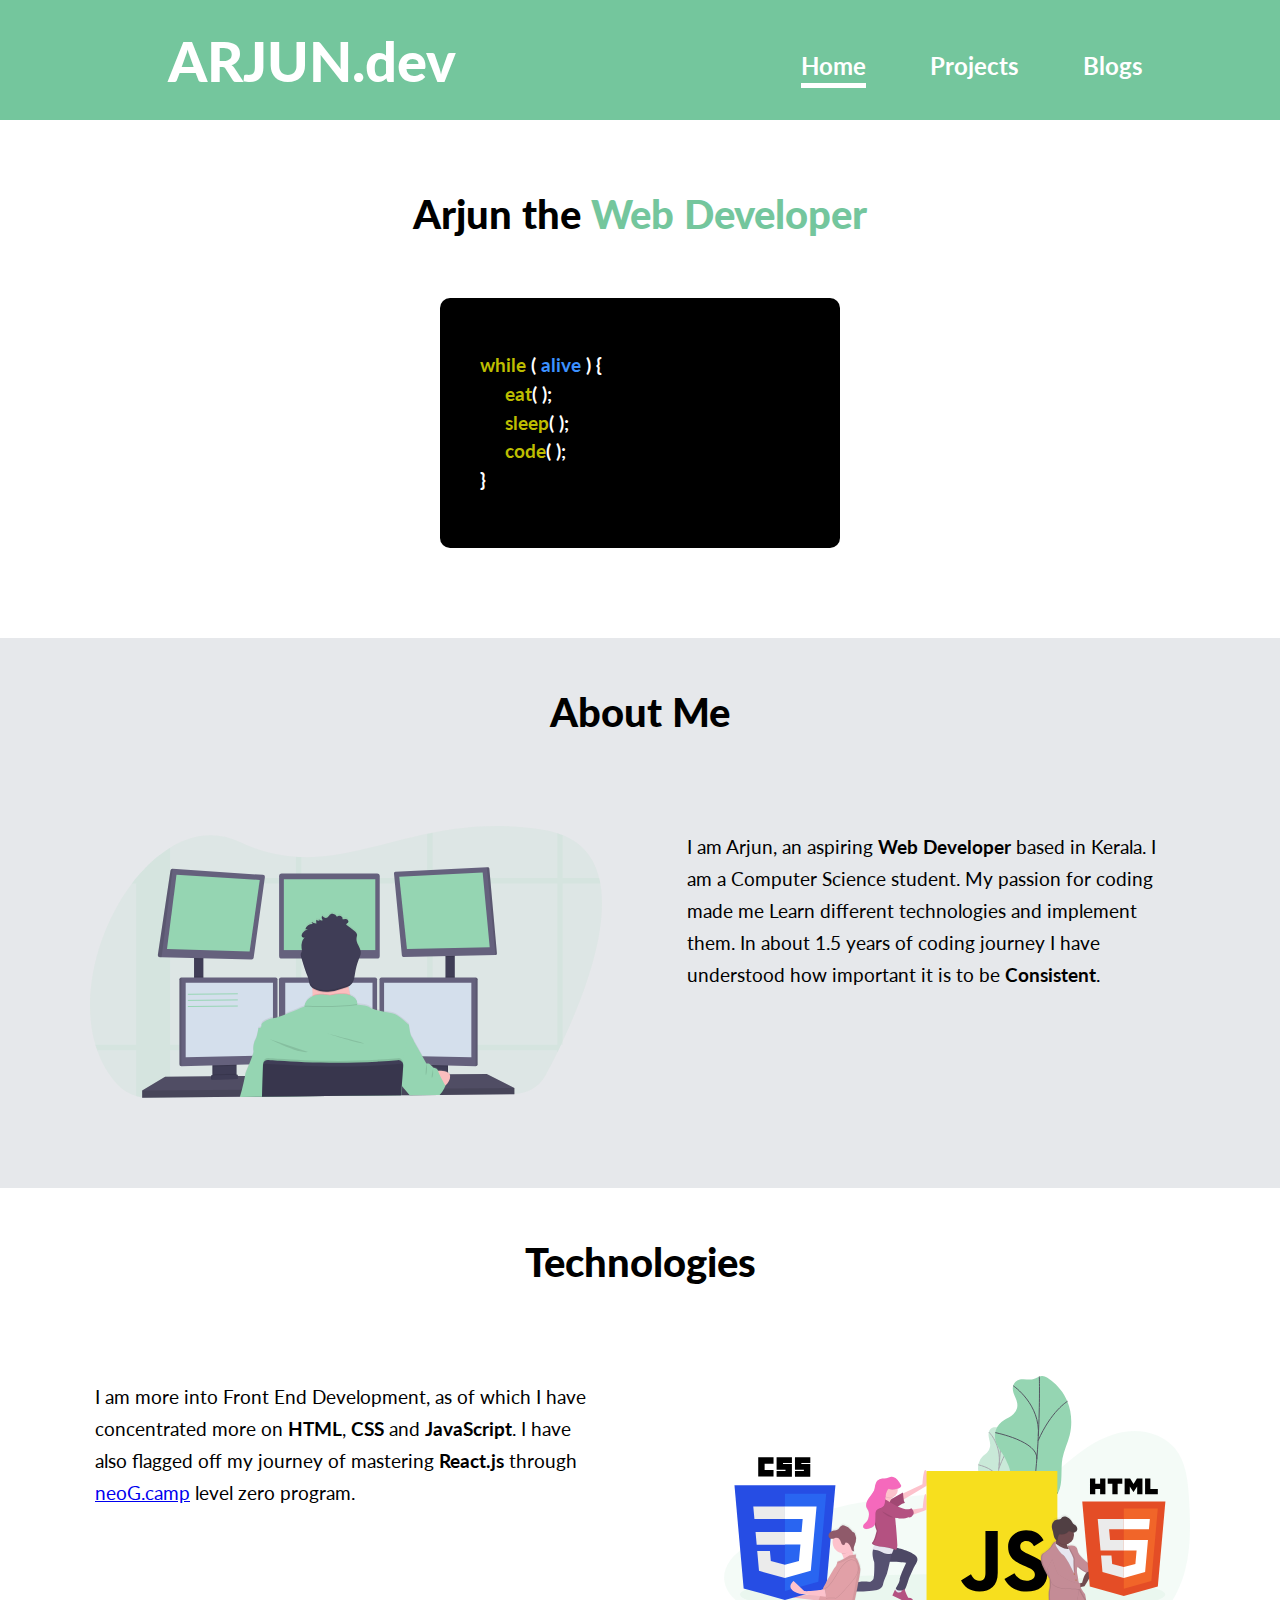
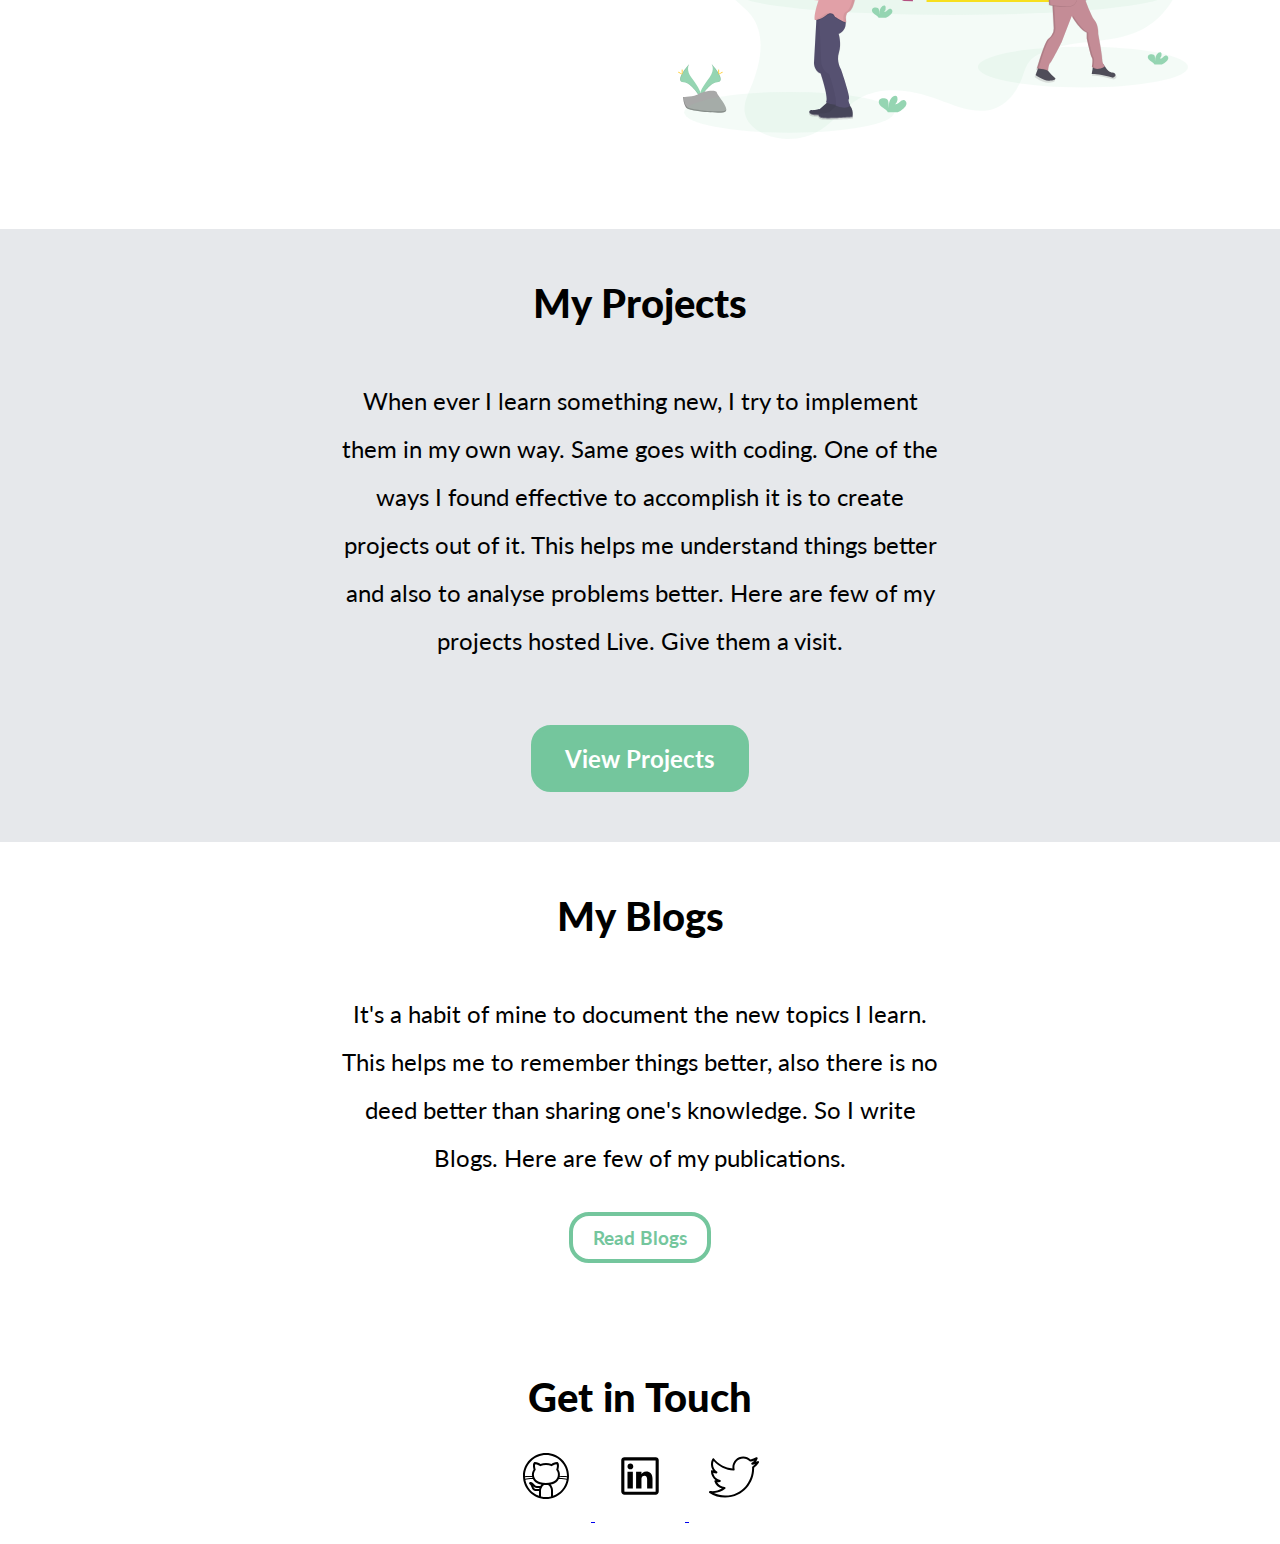
<file: index.html>
<!DOCTYPE html>
<html lang="en">

<head>
    <meta charset="UTF-8">
    <meta http-equiv="X-UA-Compatible" content="IE=edge">
    <meta name="viewport" content="width=device-width, initial-scale=1.0">
    <title>Home</title>
    <link rel="stylesheet" href="./style.css">
    <link rel="preconnect" href="https://fonts.googleapis.com">
    <link rel="preconnect" href="https://fonts.googleapis.com">
    <link rel="preconnect" href="https://fonts.gstatic.com" crossorigin>
    <link href="https://fonts.googleapis.com/css2?family=Lato:wght@300;400;700;900&display=swap" rel="stylesheet">
    <link rel="stylesheet" href="https://use.fontawesome.com/releases/v5.15.4/css/all.css"
        integrity="sha384-DyZ88mC6Up2uqS4h/KRgHuoeGwBcD4Ng9SiP4dIRy0EXTlnuz47vAwmeGwVChigm" crossorigin="anonymous">
</head>

<body>
    <div class="main-container">
    <header>
        <nav>
            <h1>ARJUN.dev</h1>
            <i class="fas fa-bars menu" id="open-nav-bar"></i>
            <div class="nav-links-container" id="nav-bar">
                <i class="fas fa-times close" id="close-nav-bar"></i>
                <ul>
                    <li><a href="./index.html" class="nav-links active">Home</a></li>
                    <li><a href="./pages/projects.html" class="nav-links">Projects</a></li>
                    <li><a href="./pages/blogs.html" class="nav-links">Blogs</a></li>
                </ul>
            </div>
        </nav>
    </header>
    <section class="plain-container">
        <div class="centered-container">
            <h1 class="title-text">Arjun the <span>Web Developer</span></h1>
            <div class="motto-container">
                <p>
                    <span class="keyword">while </span>(<span class="variable"> alive </span>) {
                        <br>&nbsp&nbsp&nbsp&nbsp
                        <span class="keyword">eat</span>( );
                        <br>&nbsp&nbsp&nbsp&nbsp
                        <span class="keyword">sleep</span>( );
                        <br>&nbsp&nbsp&nbsp&nbsp
                        <span class="keyword">code</span>( );
                        <br>
                    }
                </p>
            </div>
        </div>
    </section>
    <section class="dark-container">
        <div class="centered-container">
            <h2 class="centered-heading">About Me</h2>
            <div class="sub-container">
                <img src="./images/undraw_programming_2svr.svg" alt="programmer">
                <p>I am Arjun, an aspiring <b>Web Developer</b> based in Kerala. I am a Computer Science student. My
                    passion for coding made me Learn different technologies and implement them. In about 1.5 years of
                    coding journey I have understood how important it is to be <b>Consistent</b>.</p>
            </div>
        </div>
    </section>
    <section class="plain-container">
        <div class="centered-container">
            <h2 class="centered-heading">Technologies</h2>
            <div class="sub-container">
                <p>I am more into Front End Development, as of which I have concentrated more on <b>HTML</b>, <b>CSS</b> and <b>JavaScript</b>. I have also flagged off my journey of mastering <b>React.js</b> through <a href="https://neog.camp/" target="_blank">neoG.camp</a> level zero program.</p>
                <img src="./images/undraw_static_assets_rpm6.svg" alt="technology">
            </div>
        </div>
    </section>
    <section class="dark-container">
        <div class="centered-container">
            <h2 class="centered-heading">My Projects</h2>
            <p class="sub-title">When ever I learn something new, I try to implement them in my own way. Same goes with coding. One of the ways I found effective to accomplish it is to create projects out of it. This helps me understand things better and also to analyse problems better. Here are few of my projects hosted Live. Give them a visit.</p>
            <a href="./pages/projects.html" target="_blank" class="primary-btn">View Projects</a>
        </div>
    </section>
    
    <section class="plain-container">
        <div class="centered-container">
            <h2 class="centered-heading">My Blogs</h2>
            <p class="sub-title">It's a habit of mine to document the new topics I learn. This helps me to remember things better, also there is no deed better than sharing one's knowledge. So I write Blogs. Here are few of my publications.</p>
            <a href="./pages/blogs.html" target="_blank" class="secondary-btn">Read Blogs</a>
        </div>
    </section>
    <footer>
        <h2>Get in Touch</h2>
        <div class="social-media">
            <a href="https://github.com/ArjunGTX" target="_blank">
                <img src="./images/icons8-github (1).svg" alt="github">
            </a>
            <a href="https://www.linkedin.com/in/arjunvc/" target="_blank">
                <img src="./images/211909_linkedin_social_icon.svg" alt="linkedin">
            </a>
            <a href="https://twitter.com/im_arjunvc" target="_blank">
                <img src="./images/icons8-twitter (1).svg" alt="twitter">
            </a>
        </div>
    </footer>
</div>


    <script src="./navBar.js"></script>
</body>



</html>
</file>
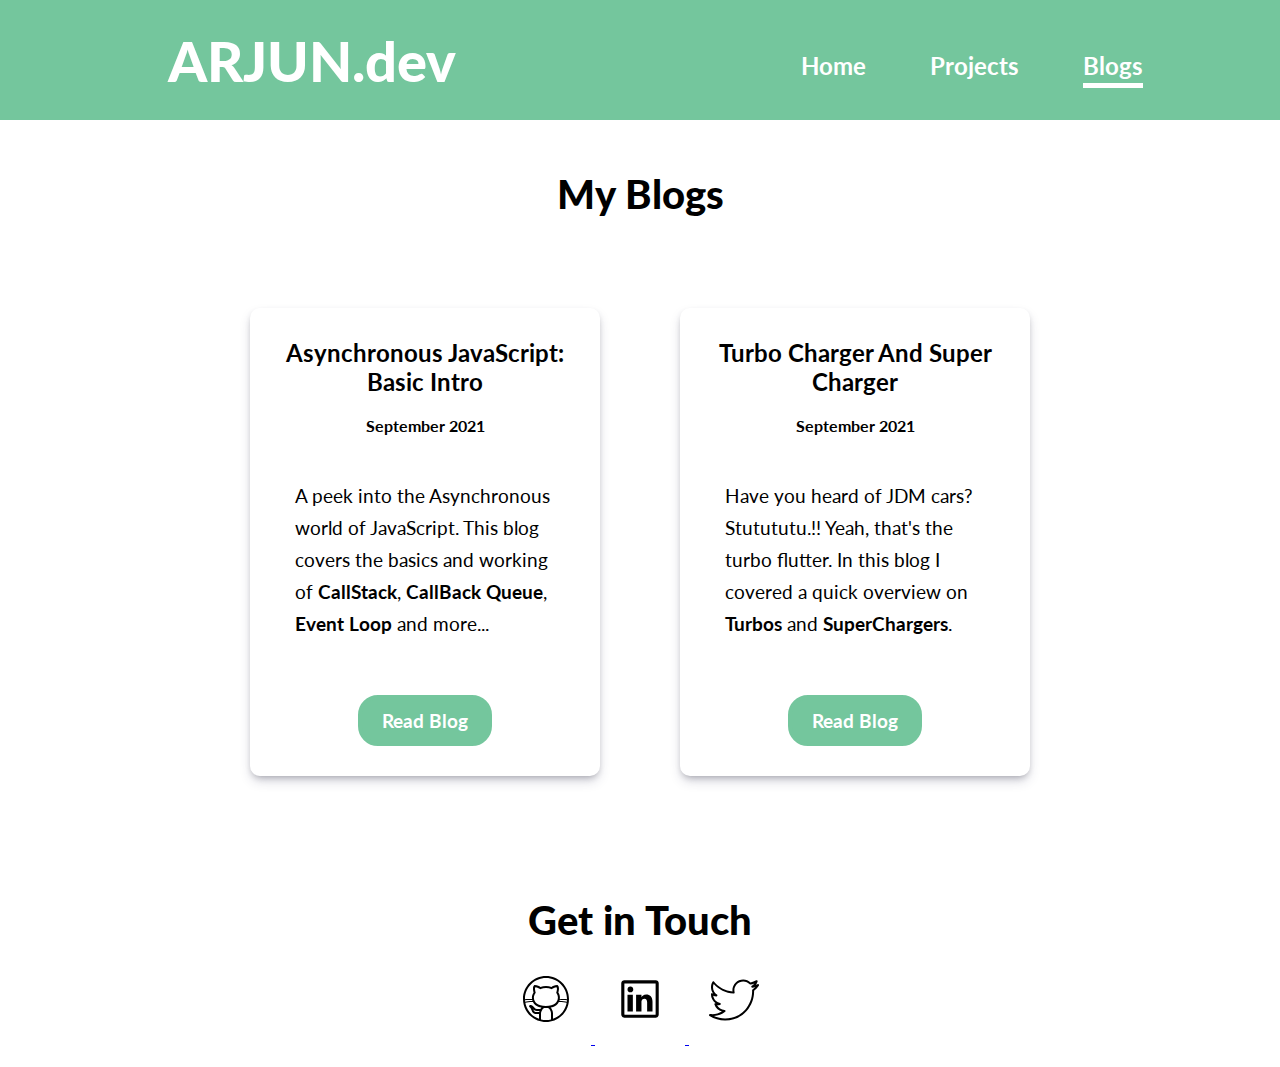
<file: pages/blogs.html>
<!DOCTYPE html>
<html lang="en">

<head>
    <meta charset="UTF-8">
    <meta http-equiv="X-UA-Compatible" content="IE=edge">
    <meta name="viewport" content="width=device-width, initial-scale=1.0">
    <title>Blogs</title>
    <link rel="stylesheet" href="../style.css">
    <link rel="preconnect" href="https://fonts.googleapis.com">
    <link rel="preconnect" href="https://fonts.googleapis.com">
    <link rel="preconnect" href="https://fonts.gstatic.com" crossorigin>
    <link href="https://fonts.googleapis.com/css2?family=Lato:wght@300;400;700;900&display=swap" rel="stylesheet">
    <link rel="stylesheet" href="https://use.fontawesome.com/releases/v5.15.4/css/all.css"
        integrity="sha384-DyZ88mC6Up2uqS4h/KRgHuoeGwBcD4Ng9SiP4dIRy0EXTlnuz47vAwmeGwVChigm" crossorigin="anonymous">
</head>

<body>
    <div class="main-container">
    <header>
        <nav>
            <h1>ARJUN.dev</h1>
            <i class="fas fa-bars menu" id="open-nav-bar"></i>
            <div class="nav-links-container" id="nav-bar">
                <i class="fas fa-times close" id="close-nav-bar"></i>
                <ul>
                    <li><a href="../index.html" class="nav-links ">Home</a></li>
                    <li><a href="./projects.html" class="nav-links">Projects</a></li>
                    <li><a href="./blogs.html" class="nav-links active">Blogs</a></li>
                </ul>
            </div>
        </nav>
    </header>
    <section class="plain-container">
        <div class="centered-container">
            <h2 class="centered-heading">My Blogs</h2>
            <div class="sub-container">
               <div class="card-container">
                   <div class="card">
                       <h2 class="project-title">Asynchronous JavaScript: Basic Intro</h2>
                       <h4>September 2021</h4>
                       <p>A peek into the Asynchronous world of JavaScript. This blog covers the basics and working of <b>CallStack</b>, <b>CallBack Queue</b>, <b>Event Loop</b> and more...</p>
                       <div class="button-container">
                        <a href="https://blogsbyarjun.hashnode.dev/asynchronous-javascript-basic-intro" target="_blank" class="primary-btn">Read Blog</a>
                       </div>
                   </div>
                   <div class="card">
                    <h2 class="project-title">Turbo Charger And Super Charger</h2>
                    <h4>September 2021</h4>
                    <p>Have you heard of JDM cars? Stutututu.!! Yeah, that's the turbo flutter. In this blog I covered a quick overview on <b>Turbos</b> and <b>SuperChargers</b>.</p>
                    <div class="button-container">
                     <a href="https://blogsbyarjun.hashnode.dev/turbo-charger-and-super-charger"  target="_blank" class="primary-btn">Read Blog</a>
                    </div>
                </div>
               </div>
               </div>
               </div>
    </section>
    <footer>
        <h2>Get in Touch</h2>
        <div class="social-media">
            <a href="https://github.com/ArjunGTX" target="_blank">
                <img src="../images/icons8-github (1).svg" alt="github">
            </a>
            <a href="https://www.linkedin.com/in/arjunvc/" target="_blank">
                <img src="../images/211909_linkedin_social_icon.svg" alt="linkedin">
            </a>
            <a href="https://twitter.com/im_arjunvc" target="_blank">
                <img src="../images/icons8-twitter (1).svg" alt="twitter">
            </a>
        </div>
    </footer>
</div>



    <script src="../navBar.js"></script>
    </body>
</file>
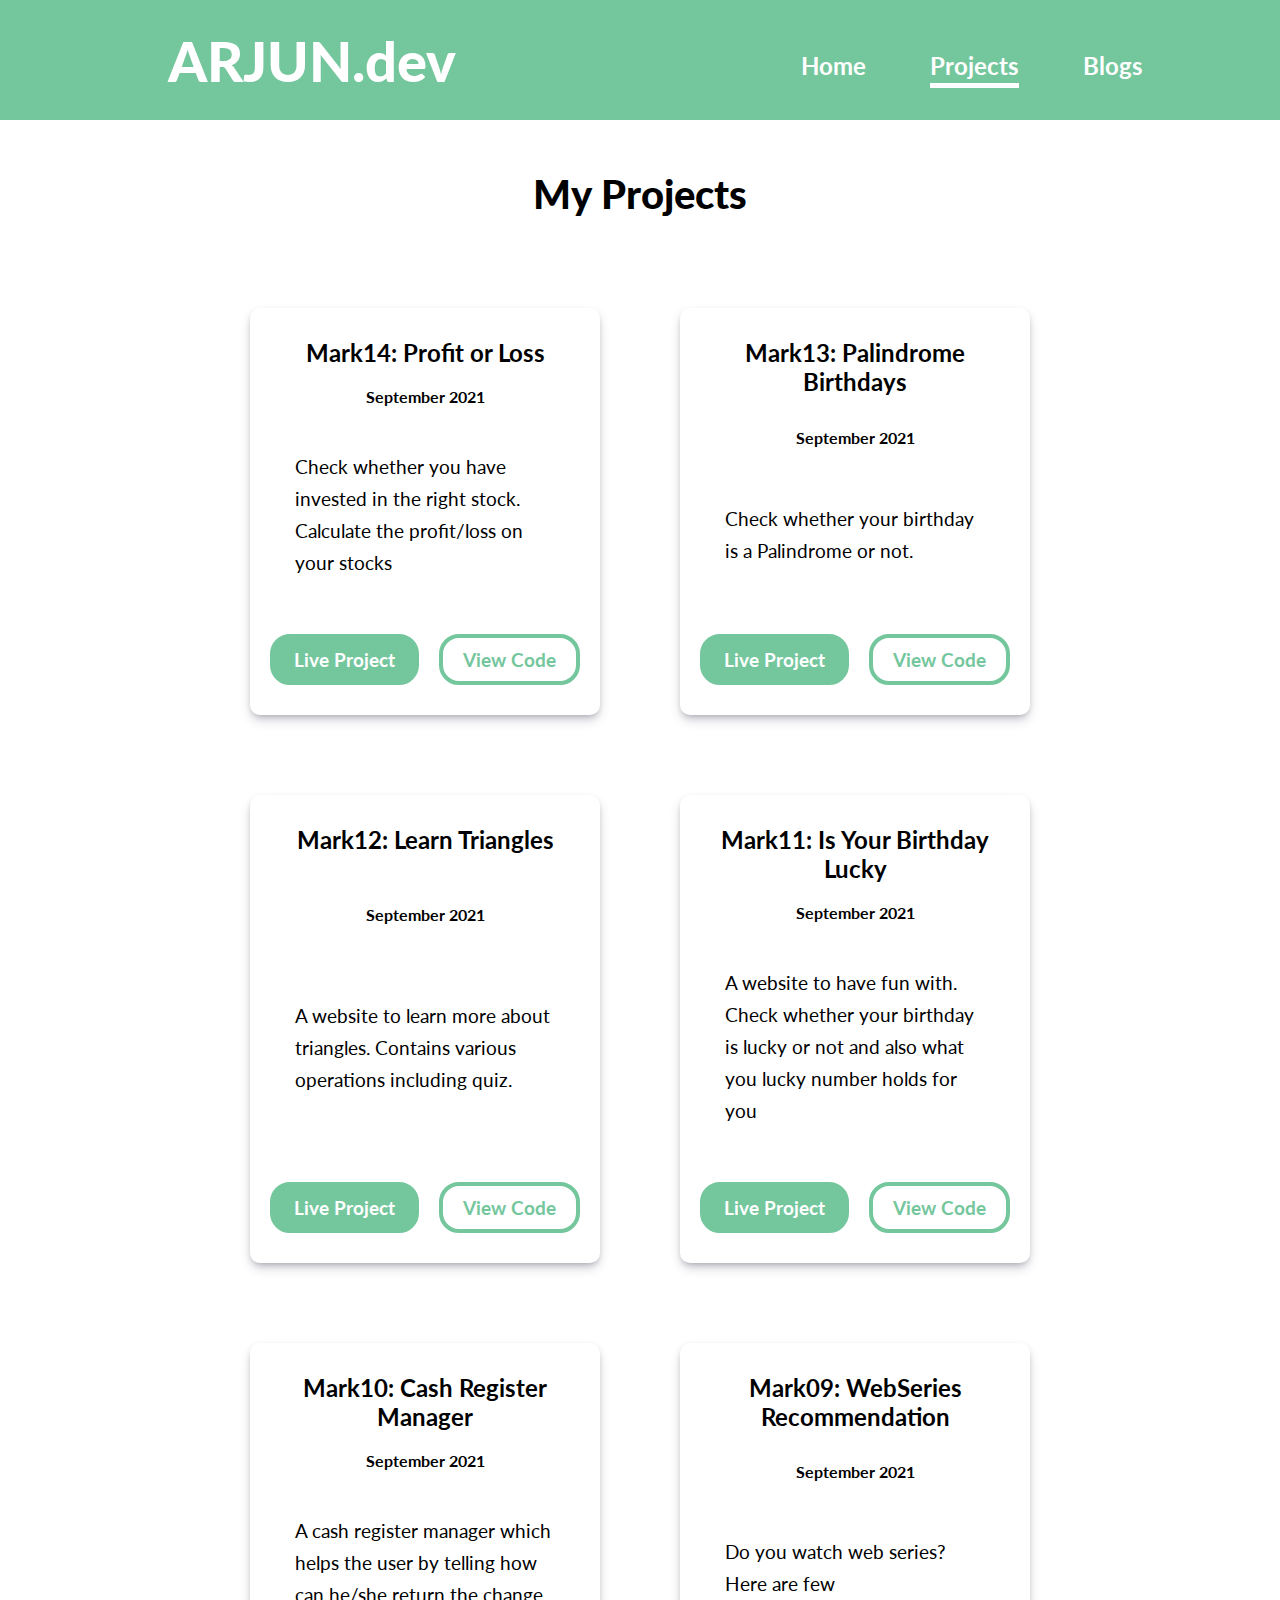
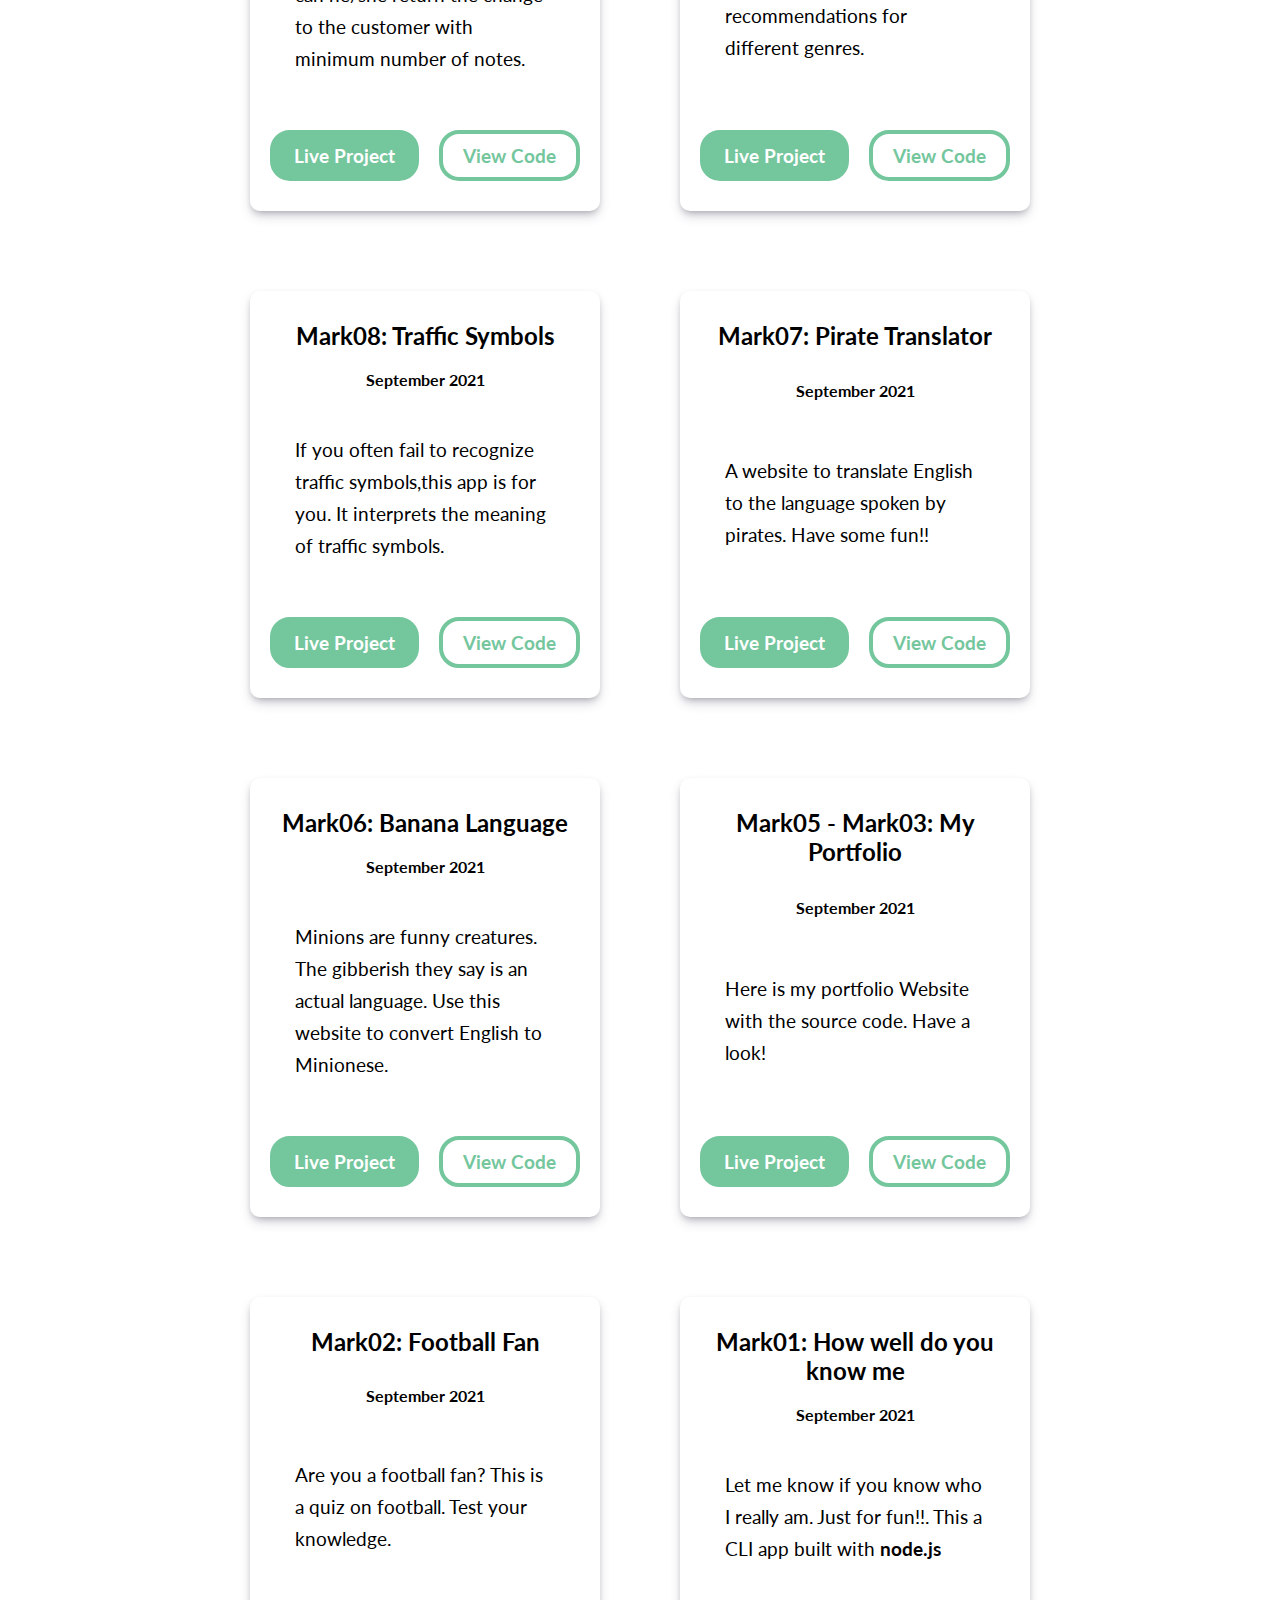
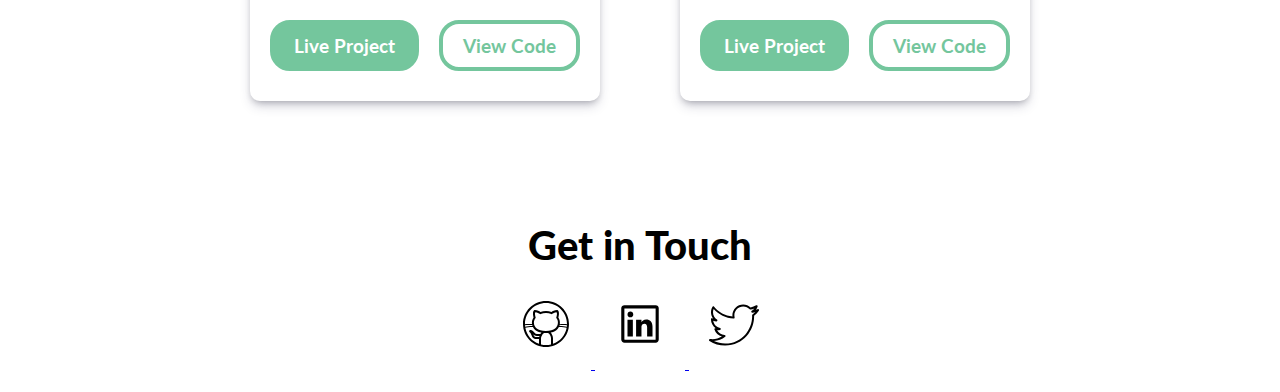
<file: pages/projects.html>
<!DOCTYPE html>
<html lang="en">

<head>
    <meta charset="UTF-8">
    <meta http-equiv="X-UA-Compatible" content="IE=edge">
    <meta name="viewport" content="width=device-width, initial-scale=1.0">
    <title>Projects</title>
    <link rel="stylesheet" href="../style.css">
    <link rel="preconnect" href="https://fonts.googleapis.com">
    <link rel="preconnect" href="https://fonts.googleapis.com">
    <link rel="preconnect" href="https://fonts.gstatic.com" crossorigin>
    <link href="https://fonts.googleapis.com/css2?family=Lato:wght@300;400;700;900&display=swap" rel="stylesheet">
    <link rel="stylesheet" href="https://use.fontawesome.com/releases/v5.15.4/css/all.css"
        integrity="sha384-DyZ88mC6Up2uqS4h/KRgHuoeGwBcD4Ng9SiP4dIRy0EXTlnuz47vAwmeGwVChigm" crossorigin="anonymous">
</head>

<body>
    <div class="main-container">
    <header>
        <nav>
            <h1>ARJUN.dev</h1>
            <i class="fas fa-bars menu" id="open-nav-bar"></i>
            <div class="nav-links-container" id="nav-bar">
                <i class="fas fa-times close" id="close-nav-bar"></i>
                <ul>
                    <li><a href="../index.html" class="nav-links ">Home</a></li>
                    <li><a href="./projects.html" class="nav-links active">Projects</a></li>
                    <li><a href="./blogs.html" class="nav-links">Blogs</a></li>
                </ul>
            </div>
        </nav>
    </header>
    <section class="plain-container">
        <div class="centered-container">
            <h2 class="centered-heading">My Projects</h2>
            <div class="sub-container">
               <div class="card-container">
                   <div class="card">
                       <h2 class="project-title">Mark14: Profit or Loss </h2>
                       <h4>September 2021</h4>
                       <p>Check whether you have invested in the right stock. Calculate the profit/loss on your stocks</p>
                       <div class="button-container">
                        <a href="https://stockworth.netlify.app" target="_blank" class="primary-btn">Live Project</a>
                        <a href="https://github.com/ArjunGTX/neog.camp-stock-calculator" target="_blank" class="secondary-btn">View Code</a>
                       </div>
                   </div>
                   <div class="card">
                    <h2 class="project-title">Mark13: Palindrome Birthdays </h2>
                    <h4>September 2021</h4>
                    <p>Check whether your birthday is a Palindrome or not.</p>
                    <div class="button-container">
                     <a href="https://bdayispalindrome.netlify.app"  target="_blank" class="primary-btn">Live Project</a>
                     <a href="https://github.com/ArjunGTX/neog.camp-palindrome-birthday" target="_blank" class="secondary-btn">View Code</a>
                    </div>
                </div>
                <div class="card">
                    <h2 class="project-title">Mark12: Learn Triangles </h2>
                    <h4>September 2021</h4>
                    <p>A website to learn more about triangles. Contains various operations including quiz.</p>
                    <div class="button-container">
                     <a href="https://letslearntriangles.netlify.app"  target="_blank" class="primary-btn">Live Project</a>
                     <a href="https://github.com/ArjunGTX/neog.camp-learn-triangle" target="_blank" class="secondary-btn">View Code</a>
                    </div>
                </div>
                <div class="card">
                    <h2 class="project-title">Mark11: Is Your Birthday Lucky</h2>
                    <h4>September 2021</h4>
                    <p>A website to have fun with. Check whether your birthday is lucky or not and also what you lucky number holds for you</p>
                    <div class="button-container">
                     <a href="https://checkyourluckynumber.netlify.app" target="_blank" class="primary-btn">Live Project</a>
                     <a href="https://github.com/ArjunGTX/neog.camp-lucky-birthday" target="_blank" class="secondary-btn">View Code</a>
                    </div>
                </div>
                <div class="card">
                    <h2 class="project-title">Mark10: Cash Register Manager </h2>
                    <h4>September 2021</h4>
                    <p>A cash register manager which helps the user by telling how can he/she return the change to the customer with minimum number of notes.</p>
                    <div class="button-container">
                     <a href="https://cashiermadeeasy.netlify.app" target="_blank" class="primary-btn">Live Project</a>
                     <a href="https://github.com/ArjunGTX/neog.camp-cash-register" target="_blank" class="secondary-btn">View Code</a>
                    </div>
                </div>
                <div class="card">
                    <h2 class="project-title">Mark09: WebSeries Recommendation</h2>
                    <h4>September 2021</h4>
                    <p>Do you watch web series? Here are few recommendations for different genres.</p>
                    <div class="button-container">
                     <a href="https://x5ftd.csb.app/" target="_blank" class="primary-btn">Live Project</a>
                     <a href="https://github.com/ArjunGTX/neog.camp-web-series-recommendation" target="_blank" class="secondary-btn">View Code</a>
                    </div>
                </div>
                <div class="card">
                    <h2 class="project-title">Mark08: Traffic Symbols </h2>
                    <h4>September 2021</h4>
                    <p>If you often fail to recognize traffic symbols,this app is for you. It interprets the meaning of traffic symbols.</p>
                    <div class="button-container">
                     <a href="https://eb4vz.csb.app/" target="_blank" class="primary-btn">Live Project</a>
                     <a href="https://github.com/ArjunGTX/neog.camp-emoji-interpreter" target="_blank" class="secondary-btn">View Code</a>
                    </div>
                </div>
                <div class="card">
                    <h2 class="project-title">Mark07: Pirate Translator </h2>
                    <h4>September 2021</h4>
                    <p>A website to translate English to the language spoken by pirates. Have some fun!!</p>
                    <div class="button-container">
                     <a href="https://pirateslanguagetranslator.netlify.app" target="_blank" class="primary-btn">Live Project</a>
                     <a href="https://github.com/ArjunGTX/neog.camp-pirates-translator" target="_blank" class="secondary-btn">View Code</a>
                    </div>
                </div>
                <div class="card">
                    <h2 class="project-title">Mark06: Banana Language </h2>
                    <h4>September 2021</h4>
                    <p>Minions are funny creatures. The gibberish they say is an actual language. Use this website to convert English to Minionese.</p>
                    <div class="button-container">
                     <a href="https://wespeakminionese.netlify.app" target="_blank" class="primary-btn">Live Project</a>
                     <a href="https://github.com/ArjunGTX/neog.camp-minionese-translator" target="_blank" class="secondary-btn">View Code</a>
                    </div>
                </div>
                <div class="card">
                    <h2 class="project-title">Mark05 - Mark03: My Portfolio</h2>
                    <h4>September 2021</h4>
                    <p>Here is my portfolio Website with the source code. Have a look!</p>
                    <div class="button-container">
                     <a href="../index.html" target="_blank" class="primary-btn">Live Project</a>
                     <a href="https://github.com/ArjunGTX/neog.camp-portfolio" target="_blank" class="secondary-btn">View Code</a>
                    </div>
                </div>
                <div class="card">
                    <h2 class="project-title">Mark02: Football Fan</h2>
                    <h4>September 2021</h4>
                    <p>Are you a football fan? This is a quiz on football. Test your knowledge.</p>
                    <div class="button-container">
                     <a href="https://replit.com/@arjunatpavilion/footBallFan?embed=true" target="_blank" class="primary-btn">Live Project</a>
                     <a href="https://github.com/ArjunGTX/neog.camp-football-fan" target="_blank" class="secondary-btn">View Code</a>
                    </div>
                </div>
                <div class="card">
                    <h2 class="project-title">Mark01: How well do you know me</h2>
                    <h4>September 2021</h4>
                    <p>Let me know if you know who I really am. Just for fun!!. This a CLI app built with <b>node.js</b> </p>
                    <div class="button-container">
                     <a href="https://replit.com/@arjunatpavilion/HowWellDoYouKnowMe?embed=true" target="_blank" class="primary-btn">Live Project</a>
                     <a href="https://github.com/ArjunGTX/neog.camp-how-well-do-you-know-me" target="_blank" class="secondary-btn">View Code</a>
                    </div>
                </div>
               </div>
            </div>
        </div>
    </section>
    <footer>
        <h2>Get in Touch</h2>
        <div class="social-media">
            <a href="https://github.com/ArjunGTX" target="_blank">
                <img src="../images/icons8-github (1).svg" alt="github">
            </a>
            <a href="https://www.linkedin.com/in/arjunvc/" target="_blank">
                <img src="../images/211909_linkedin_social_icon.svg" alt="linkedin">
            </a>
            <a href="https://twitter.com/im_arjunvc" target="_blank">
                <img src="../images/icons8-twitter (1).svg" alt="twitter">
            </a>
        </div>
    </footer>
</div>


    <script src="../navBar.js"></script>
    </body>
</file>
<file: style.css>
* {
    box-sizing: border-box;
    padding: 0;
    margin: 0;
    font-family: 'lato', sans-serif;
    --primary: #74c69d;
    --light: #fff;
    --dark: #e6e8eb;
}
.main-container {
    overflow-x: hidden;
}
header nav {
    width: 100%;
    height: 120px;
    display: flex;
    justify-content: space-around;
    align-items: center;
    background-color: var(--primary);
    color: var(--light);
    position: relative;
}
header nav h1 {
    font-size: 3.5rem;
    font-weight: 900;
    margin: 40px;
}
header nav .menu {
    display: none;
}
header nav .close {
  display: none;
}
header nav li {
    list-style-type: none;
    display: inline-block;
    margin: 20px 10px 10px 50px;
}
.nav-links {
    color: var(--light);
    text-decoration: none;
    font-weight: 700;
    font-size: 1.5rem;
    position: relative;
}
 .nav-links::after {
     content: '';
     position: absolute;
     bottom: -8px;
     left: 0;
     width: 0;
     height: 5px;
     background-color: var(--light);
     transition: width 0.3s;
}
.nav-links:hover::after , .active::after{
    width: 100%;
}
.plain-container , .dark-container {
    width: 100%;
    height: min-content;
    display: flex;
    justify-content: center;
}
.dark-container {
    background-color: var(--dark);
}
.centered-container {
    width: 100%;
    display: flex;
    flex-direction: column;
    align-items: center;
    margin: 50px;
}
.title-text {
    text-align: center;
    font-size: 2.5rem;
    font-weight: 900;
    margin: 20px;
}
.title-text>span {
  color: var(--primary);
}
.motto-container {
    width: 400px;
    height: 250px;
    background-color: #000;
    border-radius: 10px;
    margin: 40px;
    padding: 20px;
    color: #fff;
    display: flex;
    justify-content: flex-start;
    align-items: center;
}
.motto-container p {
    font-size: 1.2rem;
    line-height: 1.8rem;
    padding: 20px;
    font-weight: 700;
}
.motto-container .keyword {
    color: rgb(189, 189, 0);

}
.motto-container .variable {
    color: rgb(60, 145, 255);
}
.centered-heading {
    font-size: 2.5rem;
    font-weight: 900;
    margin-bottom: 50px;
}
.sub-container {
    display: flex;
}
.sub-container img {
    width: 50vw;
    margin: 40px;
}
.sub-title {
    display: block;
    line-height: 3rem;
    font-size: 2rem;
    max-width: 60vw;
}
.sub-container p {
    display: block;
    margin: 20px;
    padding: 50px;
    font-size: 1.8rem;
    font-weight: 400;
    line-height: 3rem;
}

.centered-container .sub-title {
    font-size: 1.5rem;
    margin-bottom: 20px;
    max-width: 600px;
    text-align: center;
}
.primary-btn, .secondary-btn {
    font-size: 1.5rem;
    font-weight: 700;
    color: var(--light);
    background-color: var(--primary);
    padding: 15px 30px;
    border: none;
    border-radius: 20px;
    cursor: pointer;
    border: 4px solid var(--primary);
    transition: 0.3s;
    margin-top: 40px;
    text-decoration: none;
}
.primary-btn:hover {
    transform: scale(0.92);
}
.secondary-btn {
    background-color: inherit;
    color: var(--primary);
}
.secondary-btn:hover {
    background-color: var(--primary);
    color: var(--light);
    
}
footer {
    width: 100%;
    min-height: 100px;
    display: flex;
    flex-direction: column;
    justify-content: center;
    align-items: center;
    position: relative;
    padding: 20px;
}
footer::before {
    content: '';
    position: absolute;
    top: 0;
    width: 100%;
    height: 5px;
    background-color: var(--primary);
    transform: scale(0);
    transition: transform 0.4s;
}
footer:hover::before {
    transform: scale(1);
    transform-origin: center;
}

footer h2 {
    margin: 10px;
    font-weight: 900;
    font-size: 2.5rem;
}
footer img {
    width: 50px;
    margin: 20px;
    transition: transform 0.3s;
    cursor: pointer;
}
footer img:hover {
    transform: scale(1.1);
}
.card-container {
    width: 100vw;
    height: min-content;
    display: flex;
    flex-wrap: wrap;
    justify-content: center;
}
.card {
    display: flex;
    flex-direction: column;
    justify-content: space-between;
    min-height: 350px;
    margin: 40px;
    max-width: 350px;
    background-color: var(--light);
    border-radius: 10px;
    box-shadow: rgba(50, 50, 93, 0.25) 0px 6px 12px -2px, rgba(0, 0, 0, 0.3) 0px 3px 7px -3px;
    transition: transform 0.2s;
}
.card:hover {
    transform: scale(1.05);
}
.card h2,h4 {
    text-align: center;
    margin: 20px 20px 0 20px;
}
.card h2 {
    margin-top: 30px;
}
.card p {
    font-size: 1.1rem;
    margin: 20px;
    line-height: 2rem;
    padding: 10px;

}
.card .button-container {
    display: flex;
    justify-content: center;
    position: relative;
}
.button-container .primary-btn,.secondary-btn {
    margin: 10px 10px 30px 10px;
    font-size: 1.2rem;
    padding: 10px 20px;
    text-decoration: none;
}

@media(max-width:1400px) and (min-width:800px) {
    .sub-container img {
        width: 40vw;
    }
    .sub-container p {
        font-size: 1.2rem;
        line-height: 2rem;
        padding: 25px;
    }
}

@media(max-width: 800px) {
    header nav {
        justify-content: flex-start;
    }
    header nav h1 {
        font-size: 3rem;
    }
    header nav .menu {
        display: block;
        position: absolute;
        font-size: 40px;
        top: 0;
        right: 0;
        margin: 40px;
    }
    header nav .close {
        font-size: 40px;
    }
    .nav-links-container {
        position: absolute;
        width: 50vw;
        height: 100vh;
        top: 0;
        right: 0;
        background-color: #073b4c;
        z-index: 10; 
        transform: translateX(50vw);
        transition: transform 0.4s;
    }
    header nav li {
        display: block;
        margin: 20px;
    }
    nav ul {
        margin: 30px;
        display: flex;
        flex-direction: column;
        align-items: flex-start;
    }
    #open-nav-bar,#close-nav-bar {
        display: block;
        color: var(--light);
        margin: 35px 25px;
    }
    #open-nav-bar {
        position: absolute;
        top: 0;
        right: 0;
    }
    .show-links {
        transform: translateX(0);
    }
    .motto-container {
        max-width: 300px;
    } 
    .sub-container {
        flex-direction: column;
    }
    .sub-container img {
        width: 80vw;
    }
    .sub-container p {
        font-size: 1rem;
        line-height: 2rem;
        padding: 20px;
    }
    .centered-container .sub-title {
        font-size: 1rem;
        line-height: 2rem;
        text-align: left;
    }
    .primary-btn, .secondary-btn {
        font-size: 1.2rem;
        padding: 10px 20px;
    }
    footer h2 {
        font-size: 2rem;
    }
    footer img {
        width: 40px;
        margin: 15px;
    }
   
}
</file>
